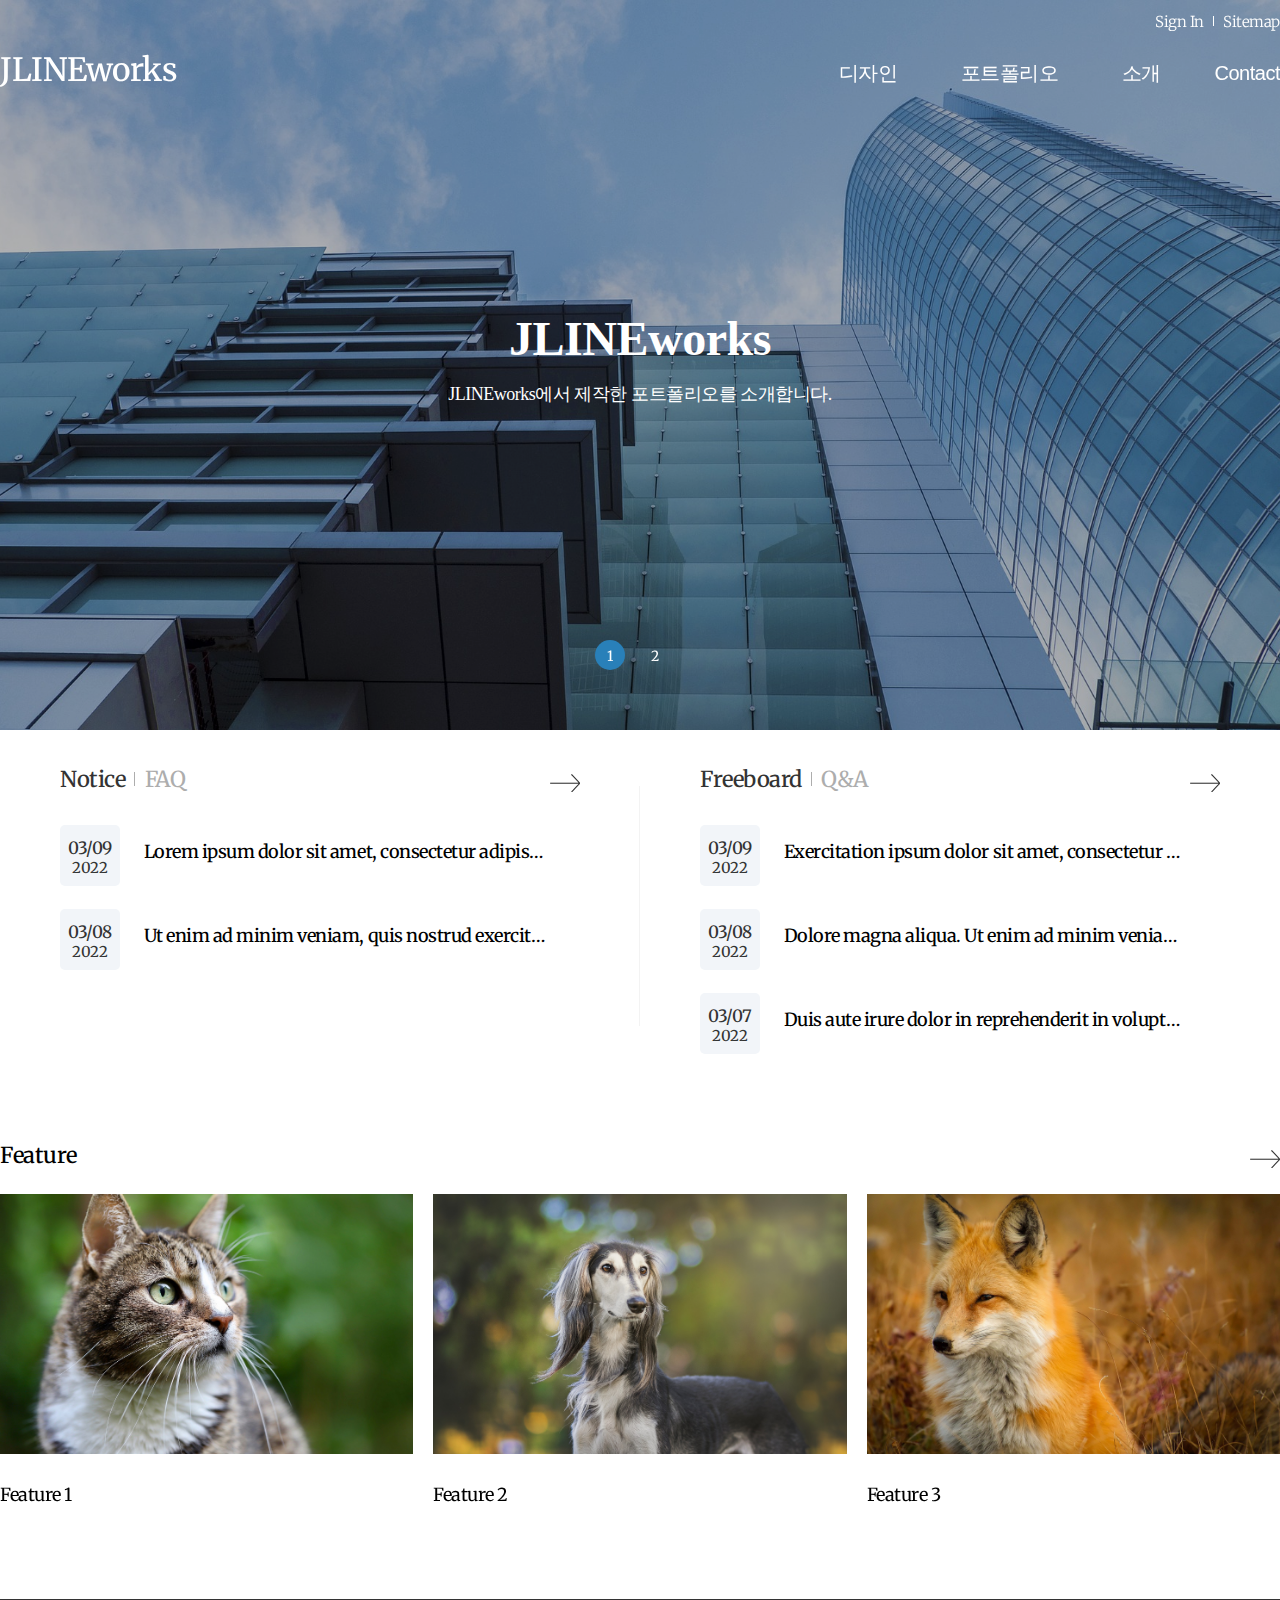
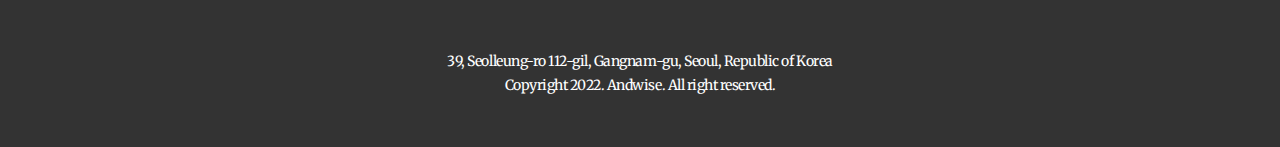
<file: index.html>
<!DOCTYPE html>
<html lang="ko">

<head>
    <meta charset="UTF-8">
    <meta http-equiv="X-UA-Compatible" content="IE=edge">
    <meta name="viewport" content="width=device-width, initial-scale=1.0">
    <title>Jiniworks - Web Contents Management System</title>
    <link rel="stylesheet" href="reset.css">
    <!--<link rel="stylesheet" href="https://unpkg.com/swiper@8/swiper-bundle.min.css" />-->
    <link rel="stylesheet" href="./css/swiper/swiper-bundle.min.css">
    <link rel="stylesheet" href="common.css">
    <!--<script defer src="https://code.jquery.com/jquery-1.12.4.min.js"></script>-->
    <script defer src="./js/jquery-1.12.4.min.js"></script>
    <!--<script defer src="https://unpkg.com/swiper@8/swiper-bundle.min.js"></script>-->
    <script defer src="./js/swiper/swiper-bundle.min.js"></script>
    <script defer src="common.js"></script>
</head>

<body>
    <div class="wrap">
        <header class="header-wrap">
            <div class="top-header-wrap">
                <div class="top-header-box">
                    <div class="top-link-box">
                        <ul>
                            <li><a href="#a" title="Sign In 바로가기">Sign In</a></li>
                            <li><a href="#a" title="Sitemap 바로가기">Sitemap</a></li>
                        </ul>
                    </div>
                </div>
            </div>
            <div class="bottom-header-wrap">
                <div class="bottom-header-box">
                    <h1 class="logo"><a href="index.html" title="Jiniworks">JLINEworks</a></h1>
                    <div class="gnb-wrap">
                        <div class="gnb">
                            <ul class="gnb-ul">
                                <li>
                                    <a href="#a">디자인</a>
                                    <ul class="sub-mn">
                                        <li>
                                            <a href="sub.html">Menu 1</a>
                                            <ul class="sub-mn02">
                                                <li><a href="#none">aaa</a></li>
                                            </ul>
                                        </li>
                                        <li>
                                            <a href="sub.html">Menu 2</a>
                                        </li>
                                    </ul>
                                </li>
                                <li>
                                    <a href="#a">포트폴리오</a>
                                    <ul class="sub-mn">
                                        <li><a href="sub.html">Menu 1</a></li>
                                        <li><a href="sub.html">Menu 2</a></li>
                                    </ul>
                                </li>
                                <li>
                                    <a href="#a">소개</a>
                                    <ul class="sub-mn">
                                        <li><a href="sub.html">Menu 1</a></li>
                                        <li><a href="sub.html">Menu 2</a></li>
                                    </ul>
                                </li>
                                <li>
                                    <a href="#a">Contact</a>
                                    <ul class="sub-mn">
                                        <li>
                                            <a href="sub.html">Menu 1</a>
                                            <ul class="sub-mn02">
                                                <li><a href="#none">aaa</a></li>
                                            </ul>
                                        </li>
                                        <li><a href="sub.html">Menu 2</a></li>
                                    </ul>
                                </li>
                            </ul>
                        </div>
                    </div>
                    <div class="m-gnb-bg">&nbsp;</div>
                </div>
            </div>
        </header>
        <div class="container">
            <div class="main-visual-wrap">
                <div class="main-visual-box">
                    <div class="swiper main-visual-swiper">
                        <div class="swiper-wrapper">
                            <div class="swiper-slide">
                                <div class="vi-img-box object-fit"><img src="./images/main/img-main-vi01.jpg" alt="">
                                </div>
                                <div class="vi-txt-box">
                                    <p class="txt02">
                                        <span>JLINEworks</span>
                                    </p>
                                    <p class="txt01">JLINEworks에서 제작한 포트폴리오를 소개합니다.</p>
                                </div>
                            </div>
                            <div class="swiper-slide">
                                <div class="vi-img-box object-fit"><img src="./images/main/img-main-vi01.jpg" alt="">
                                </div>
                                <div class="vi-txt-box">
                                    <p class="txt02">
                                        <span>JLINEworks</span>
                                    </p>
                                    <p class="txt01">JLINEworks에서 제작한 포트폴리오를 소개합니다.</p>
                                </div>
                            </div>
                        </div>
                        <div class="swiper-visual-pagination">
                        </div>
                    </div>
                </div>
            </div>
            <div class="main-content-wrap01">
                <div class="main-content-box main-content-box01">
                    <div class="main-mini-wrap">
                        <div class="main-mini-box main-mini-box01">
                            <div class="mini-tab-box">
                                <ul>
                                    <li class="active"><a class="mini-board-tab" href="#a" title="Notice">Notice</a>
                                        <div class="mini-board-content" data-miniboard="txt-modify">

                                            <div class="main-notice-box">
                                                <ul>
                                                    <li>
                                                        <p class="mini-date">
                                                            <a href="#a" title="자세히보기">
                                                                <span>03/09</span>
                                                                2022
                                                            </a>
                                                        </p>
                                                        <div class="mini-txt-box">
                                                            <p class="mini-title"><a href="#a" title="자세히보기">Lorem ipsum
                                                                    dolor sit amet, consectetur adipiscing elit, sed do
                                                                    eiusmod tempor incididunt ut labore et dolore magna
                                                                    aliqua. Ut enim ad minim veniam, quis nostrud
                                                                    exercitation ullamco laboris nisi ut aliquip ex ea
                                                                    commodo consequat. Duis aute irure dolor in
                                                                    reprehenderit in voluptate velit esse cillum dolore
                                                                    eu fugiat nulla pariatur. Excepteur sint occaecat
                                                                    cupidatat non proident, sunt in culpa qui officia
                                                                    deserunt mollit anim id est laborum.매뉴얼</a></p>
                                                            <p class="mini-txt"><a href="#a" title="자세히보기"></a></p>
                                                        </div>
                                                    </li>
                                                    <li>
                                                        <p class="mini-date">
                                                            <a href="#a" title="자세히보기">
                                                                <span>03/08</span>
                                                                2022
                                                            </a>
                                                        </p>
                                                        <div class="mini-txt-box">
                                                            <p class="mini-title"><a href="#a" title="자세히보기">Ut enim ad
                                                                    minim veniam, quis nostrud exercitation ullamco
                                                                    laboris nisi ut aliquip ex ea commodo consequat.
                                                                    Duis aute irure dolor in reprehenderit in voluptate
                                                                    velit esse cillum dolore eu fugiat nulla pariatur.
                                                                    Excepteur sint occaecat cupidatat non proident, sunt
                                                                    in culpa qui officia deserunt mollit anim id est
                                                                    laborum.매뉴얼</a></p>
                                                            <p class="mini-txt"><a href="#a" title="자세히보기"></a></p>
                                                        </div>
                                                    </li>
                                                </ul>
                                            </div>


                                        </div>
                                        <a class="btn-more" href="#a" title="Notice 바로가기">더보기</a>
                                    </li>
                                    <li><a class="mini-board-tab" href="#a" title="FAQ">FAQ</a>
                                        <div class="mini-board-content">
                                            <div class="main-notice-box">
                                                <ul>
                                                    <li>
                                                        <p class="mini-date">
                                                            <a href="#a" title="자세히보기">
                                                                <span>03/09</span>
                                                                2022
                                                            </a>
                                                        </p>
                                                        <div class="mini-txt-box">
                                                            <p class="mini-title"><a href="#a" title="자세히보기">Laboris
                                                                    nisi ut aliquip ex ea commodo consequat. Duis aute
                                                                    irure dolor in reprehenderit in voluptate velit esse
                                                                    cillum dolore eu fugiat nulla pariatur. Excepteur
                                                                    sint occaecat cupidatat non proident, sunt in culpa
                                                                    qui officia deserunt mollit anim id est
                                                                    laborum.매뉴얼</a></p>
                                                            <p class="mini-txt"><a href="#a" title="자세히보기"></a></p>
                                                        </div>
                                                    </li>

                                                </ul>
                                            </div>
                                        </div>
                                        <a class="btn-more" href="#a" title="FAQ 바로가기">더보기</a>
                                    </li>
                                </ul>
                            </div>
                        </div>
                        <div class="main-mini-box main-mini-box02">
                            <div class="mini-tab-box">
                                <ul>
                                    <li class="active"><a class="mini-board-tab" href="#a"
                                            title="Freeboard">Freeboard</a>
                                        <div class="mini-board-content">
                                            <div class="main-notice-box">
                                                <ul>
                                                    <li>
                                                        <p class="mini-date">
                                                            <a href="#a" title="자세히보기">
                                                                <span>03/09</span>
                                                                2022
                                                            </a>
                                                        </p>
                                                        <div class="mini-txt-box">
                                                            <p class="mini-title"><a href="#a"
                                                                    title="자세히보기">Exercitation ipsum dolor sit amet,
                                                                    consectetur adipiscing elit, sed do eiusmod tempor
                                                                    incididunt ut labore et dolore magna aliqua. Ut enim
                                                                    ad minim veniam, quis nostrud exercitation ullamco
                                                                    laboris nisi ut aliquip ex ea commodo consequat.
                                                                    Duis aute irure dolor in reprehenderit in voluptate
                                                                    velit esse cillum dolore eu fugiat nulla pariatur.
                                                                    Excepteur sint occaecat cupidatat non proident, sunt
                                                                    in culpa qui officia deserunt mollit anim id est
                                                                    laborum.매뉴얼</a></p>
                                                            <p class="mini-txt"><a href="#a" title="자세히보기"></a></p>
                                                        </div>
                                                    </li>
                                                    <li>
                                                        <p class="mini-date">
                                                            <a href="#a" title="자세히보기">
                                                                <span>03/08</span>
                                                                2022
                                                            </a>
                                                        </p>
                                                        <div class="mini-txt-box">
                                                            <p class="mini-title"><a href="#a" title="자세히보기">Dolore
                                                                    magna
                                                                    aliqua. Ut enim ad minim veniam, quis nostrud
                                                                    exercitation ullamco laboris nisi ut aliquip ex ea
                                                                    commodo consequat. Duis aute irure dolor in
                                                                    reprehenderit in voluptate velit esse cillum dolore
                                                                    eu fugiat nulla pariatur. Excepteur sint occaecat
                                                                    cupidatat non proident, sunt in culpa qui officia
                                                                    deserunt mollit anim id est laborum.매뉴얼</a></p>
                                                            <p class="mini-txt"><a href="#a" title="자세히보기"></a></p>
                                                        </div>
                                                    </li>
                                                    <li>
                                                        <p class="mini-date">
                                                            <a href="#a" title="자세히보기">
                                                                <span>03/07</span>
                                                                2022
                                                            </a>
                                                        </p>
                                                        <div class="mini-txt-box">
                                                            <p class="mini-title"><a href="#a" title="자세히보기">Duis aute
                                                                    irure dolor in
                                                                    reprehenderit in voluptate velit esse cillum dolore
                                                                    eu fugiat nulla pariatur. Excepteur sint occaecat
                                                                    cupidatat non proident, sunt in culpa qui officia
                                                                    deserunt mollit anim id est laborum.매뉴얼</a></p>
                                                            <p class="mini-txt"><a href="#a" title="자세히보기"></a></p>
                                                        </div>
                                                    </li>
                                                </ul>
                                            </div>
                                        </div>
                                        <a class="btn-more" href="#a" title="Freeboard 바로가기">더보기</a>
                                    </li>
                                    <li><a class="mini-board-tab" href="#a" title="Q&A">Q&amp;A</a>
                                        <div class="mini-board-content">
                                            <div class="main-notice-box">
                                                <ul>
                                                    <li>
                                                        <p class="mini-date">
                                                            <a href="#a" title="자세히보기">
                                                                <span>03/09</span>
                                                                2022
                                                            </a>
                                                        </p>
                                                        <div class="mini-txt-box">
                                                            <p class="mini-title"><a href="#a" title="자세히보기">Sint
                                                                    occaecat
                                                                    cupidatat non proident, sunt in culpa qui officia
                                                                    deserunt mollit anim id est laborum.매뉴얼</a></p>
                                                            <p class="mini-txt"><a href="#a" title="자세히보기"></a></p>
                                                        </div>
                                                    </li>
                                                    <li>
                                                        <p class="mini-date">
                                                            <a href="#a" title="자세히보기">
                                                                <span>03/08</span>
                                                                2022
                                                            </a>
                                                        </p>
                                                        <div class="mini-txt-box">
                                                            <p class="mini-title"><a href="#a" title="자세히보기">Velit esse
                                                                    cillum dolore
                                                                    eu fugiat nulla pariatur. Excepteur sint occaecat
                                                                    cupidatat non proident, sunt in culpa qui officia
                                                                    deserunt mollit anim id est laborum.매뉴얼</a></p>
                                                            <p class="mini-txt"><a href="#a" title="자세히보기"></a></p>
                                                        </div>
                                                    </li>
                                                </ul>
                                            </div>
                                        </div>
                                        <a class="btn-more" href="#a" title="Q&A 바로가기">더보기</a>
                                    </li>
                                </ul>
                            </div>
                        </div>
                    </div>
                </div>
            </div>
            <div class="main-content-wrap02">
                <div class="main-content-box main-content-box02">
                    <div class="main-mini-wrap">
                        <div class="main-mini-box">
                            <h3 class="main-title">Feature</h3>
                            <div class="main-news-box">
                                <div class="swiper main-news-swiper">
                                    <div class="swiper-wrapper">
                                        <div class="swiper-slide">
                                            <div class="mini-img-box">
                                                <a class="object-fit" href="#a" title="바로가기">
                                                    <img src="./images/main/img-thumb01.jpg" alt="" />
                                                    Feature 1
                                                </a>
                                            </div>
                                            <div class="mini-txt-box">
                                                <p class="mini-title">
                                                    <a href="#a" title="바로가기">
                                                        Feature 1
                                                    </a>
                                                </p>
                                            </div>
                                        </div>
                                        <div class="swiper-slide">
                                            <div class="mini-img-box">
                                                <a class="object-fit" href="#a" title="바로가기">
                                                    <img src="./images/main/img-thumb02.jpg" alt="" />
                                                    Feature 2
                                                </a>
                                            </div>
                                            <div class="mini-txt-box">
                                                <p class="mini-title">
                                                    <a href="#a" title="바로가기">
                                                        Feature 2
                                                    </a>
                                                </p>
                                            </div>
                                        </div>
                                        <div class="swiper-slide">
                                            <div class="mini-img-box">
                                                <a class="object-fit" href="#a" title="바로가기">
                                                    <img src="./images/main/img-thumb03.jpg" alt="" />
                                                    Feature 3
                                                </a>
                                            </div>
                                            <div class="mini-txt-box">
                                                <p class="mini-title">
                                                    <a href="#a" title="바로가기">
                                                        Feature 3
                                                    </a>
                                                </p>
                                            </div>
                                        </div>
                                    </div>
                                </div>
                            </div>
                            <a class="btn-more" href="#a" title="Feature 바로가기">더보기</a>
                        </div>
                    </div>
                </div>
            </div>
        </div>
        <footer class="footer-wrap">
            <div class="footer-box">
                <div class="footer-inner-box">
                    <address>39, Seolleung-ro 112-gil, Gangnam-gu, Seoul, Republic of Korea</address>
                    <p class="copyright">Copyright 2022. Andwise. All right reserved.</p>
                </div>
            </div>
        </footer>
    </div>
</body>

</html>
</file>
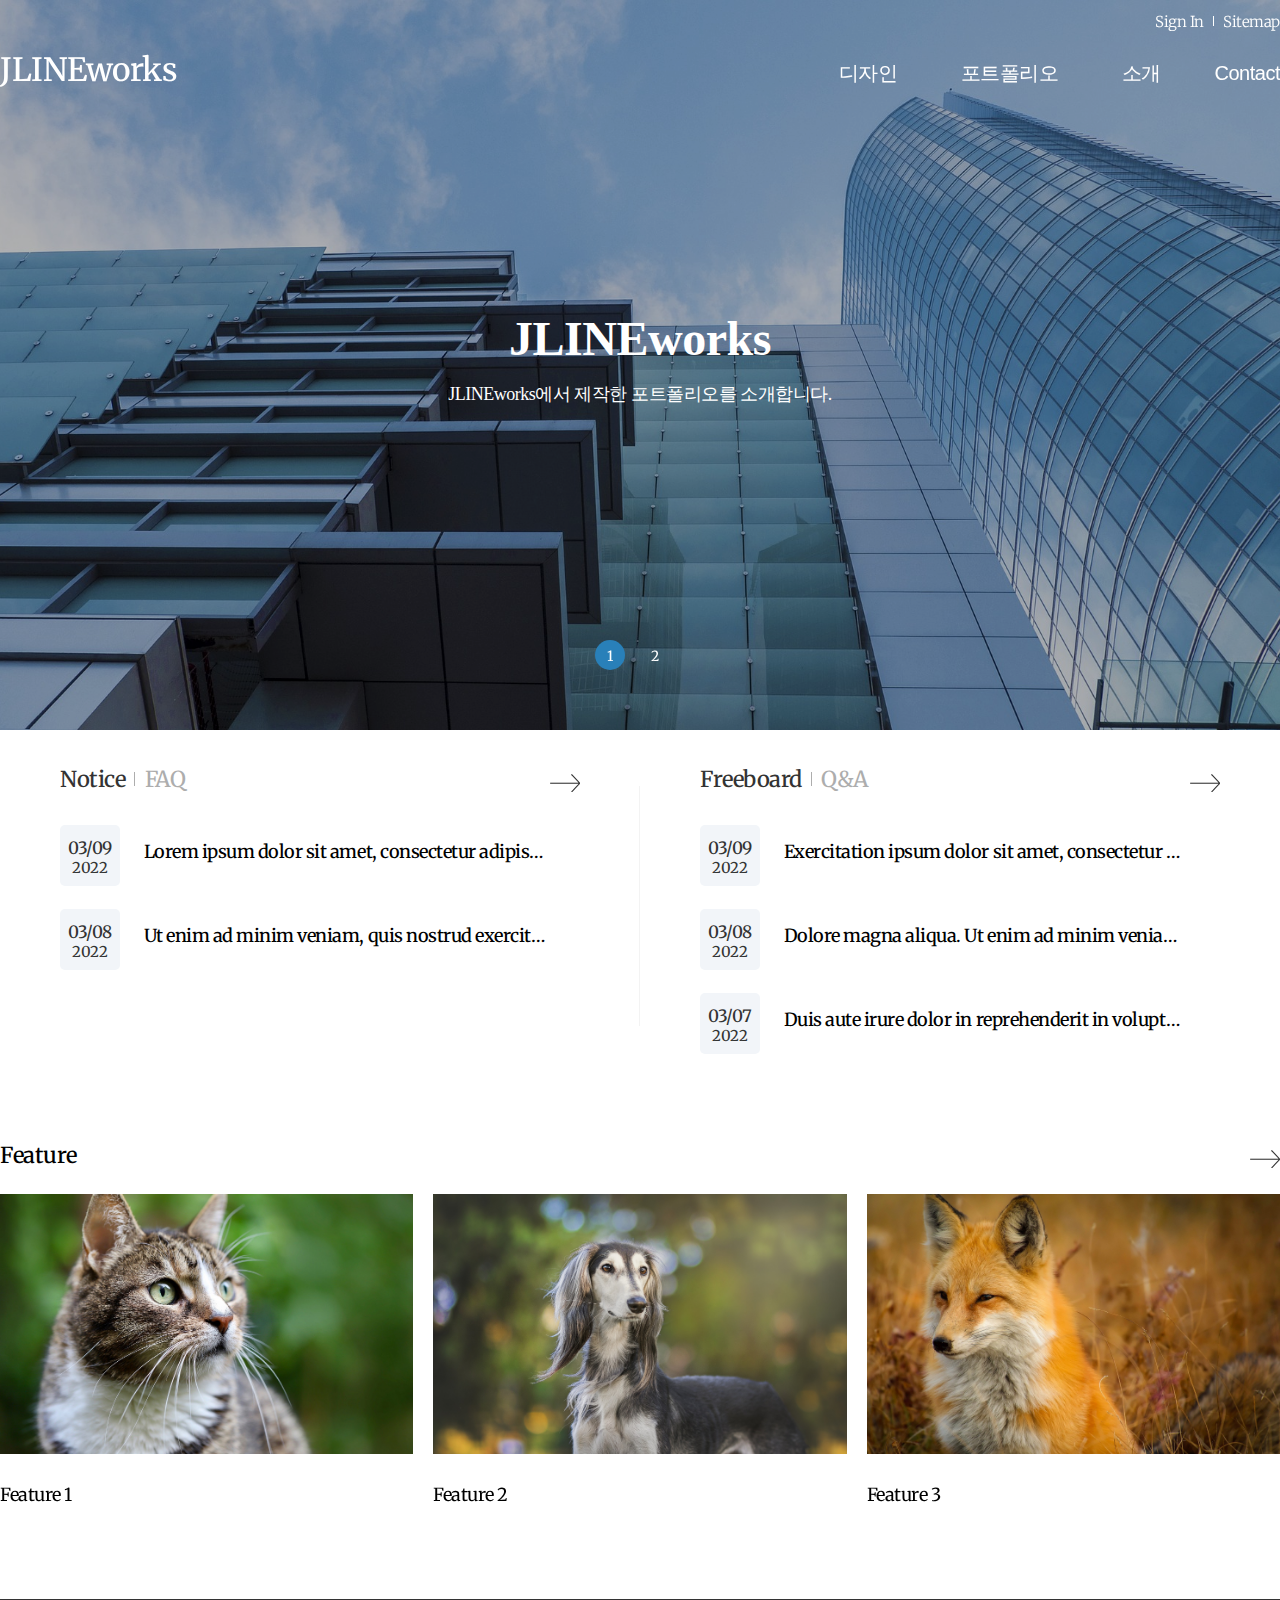
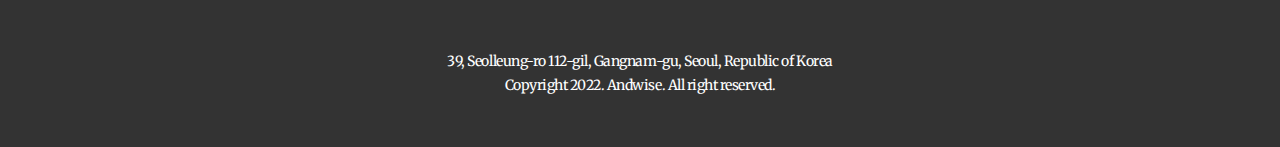
<file: main.html>
<!DOCTYPE html>
<html lang="ko">

<head>
    <meta charset="UTF-8">
    <meta http-equiv="X-UA-Compatible" content="IE=edge">
    <meta name="viewport" content="width=device-width, initial-scale=1.0">
    <title>Jiniworks - Web Contents Management System</title>
    <link rel="stylesheet" href="reset.css">
    <!--<link rel="stylesheet" href="https://unpkg.com/swiper@8/swiper-bundle.min.css" />-->
    <link rel="stylesheet" href="./css/swiper/swiper-bundle.min.css">
    <link rel="stylesheet" href="common.css">
    <!--<script defer src="https://code.jquery.com/jquery-1.12.4.min.js"></script>-->
    <script defer src="./js/jquery-1.12.4.min.js"></script>
    <!--<script defer src="https://unpkg.com/swiper@8/swiper-bundle.min.js"></script>-->
    <script defer src="./js/swiper/swiper-bundle.min.js"></script>
    <script defer src="common.js"></script>
</head>

<body>
    <div class="wrap">
        <header class="header-wrap">
            <div class="top-header-wrap">
                <div class="top-header-box">
                    <div class="top-link-box">
                        <ul>
                            <li><a href="#a" title="Sign In 바로가기">Sign In</a></li>
                            <li><a href="#a" title="Sitemap 바로가기">Sitemap</a></li>
                        </ul>
                    </div>
                </div>
            </div>
            <div class="bottom-header-wrap">
                <div class="bottom-header-box">
                    <h1 class="logo"><a href="index.html" title="Jiniworks">JLINEworks</a></h1>
                    <div class="gnb-wrap">
                        <div class="gnb">
                            <ul class="gnb-ul">
                                <li>
                                    <a href="#a">디자인</a>
                                    <ul class="sub-mn">
                                        <li>
                                            <a href="sub.html">Menu 1</a>
                                            <ul class="sub-mn02">
                                                <li><a href="#none">aaa</a></li>
                                            </ul>
                                        </li>
                                        <li>
                                            <a href="sub.html">Menu 2</a>
                                        </li>
                                    </ul>
                                </li>
                                <li>
                                    <a href="#a">포트폴리오</a>
                                    <ul class="sub-mn">
                                        <li><a href="sub.html">Menu 1</a></li>
                                        <li><a href="sub.html">Menu 2</a></li>
                                    </ul>
                                </li>
                                <li>
                                    <a href="#a">소개</a>
                                    <ul class="sub-mn">
                                        <li><a href="sub.html">Menu 1</a></li>
                                        <li><a href="sub.html">Menu 2</a></li>
                                    </ul>
                                </li>
                                <li>
                                    <a href="#a">Contact</a>
                                    <ul class="sub-mn">
                                        <li>
                                            <a href="sub.html">Menu 1</a>
                                            <ul class="sub-mn02">
                                                <li><a href="#none">aaa</a></li>
                                            </ul>
                                        </li>
                                        <li><a href="sub.html">Menu 2</a></li>
                                    </ul>
                                </li>
                            </ul>
                        </div>
                    </div>
                    <div class="m-gnb-bg">&nbsp;</div>
                </div>
            </div>
        </header>
        <div class="container">
            <div class="main-visual-wrap">
                <div class="main-visual-box">
                    <div class="swiper main-visual-swiper">
                        <div class="swiper-wrapper">
                            <div class="swiper-slide">
                                <div class="vi-img-box object-fit"><img src="./images/main/img-main-vi01.jpg" alt="">
                                </div>
                                <div class="vi-txt-box">
                                    <p class="txt02">
                                        <span>JLINEworks</span>
                                    </p>
                                    <p class="txt01">JLINEworks에서 제작한 포트폴리오를 소개합니다.</p>
                                </div>
                            </div>
                            <div class="swiper-slide">
                                <div class="vi-img-box object-fit"><img src="./images/main/img-main-vi01.jpg" alt="">
                                </div>
                                <div class="vi-txt-box">
                                    <p class="txt02">
                                        <span>JLINEworks</span>
                                    </p>
                                    <p class="txt01">JLINEworks에서 제작한 포트폴리오를 소개합니다.</p>
                                </div>
                            </div>
                        </div>
                        <div class="swiper-visual-pagination">
                        </div>
                    </div>
                </div>
            </div>
            <div class="main-content-wrap01">
                <div class="main-content-box main-content-box01">
                    <div class="main-mini-wrap">
                        <div class="main-mini-box main-mini-box01">
                            <div class="mini-tab-box">
                                <ul>
                                    <li class="active"><a class="mini-board-tab" href="#a" title="Notice">Notice</a>
                                        <div class="mini-board-content" data-miniboard="txt-modify">

                                            <div class="main-notice-box">
                                                <ul>
                                                    <li>
                                                        <p class="mini-date">
                                                            <a href="#a" title="자세히보기">
                                                                <span>03/09</span>
                                                                2022
                                                            </a>
                                                        </p>
                                                        <div class="mini-txt-box">
                                                            <p class="mini-title"><a href="#a" title="자세히보기">Lorem ipsum
                                                                    dolor sit amet, consectetur adipiscing elit, sed do
                                                                    eiusmod tempor incididunt ut labore et dolore magna
                                                                    aliqua. Ut enim ad minim veniam, quis nostrud
                                                                    exercitation ullamco laboris nisi ut aliquip ex ea
                                                                    commodo consequat. Duis aute irure dolor in
                                                                    reprehenderit in voluptate velit esse cillum dolore
                                                                    eu fugiat nulla pariatur. Excepteur sint occaecat
                                                                    cupidatat non proident, sunt in culpa qui officia
                                                                    deserunt mollit anim id est laborum.매뉴얼</a></p>
                                                            <p class="mini-txt"><a href="#a" title="자세히보기"></a></p>
                                                        </div>
                                                    </li>
                                                    <li>
                                                        <p class="mini-date">
                                                            <a href="#a" title="자세히보기">
                                                                <span>03/08</span>
                                                                2022
                                                            </a>
                                                        </p>
                                                        <div class="mini-txt-box">
                                                            <p class="mini-title"><a href="#a" title="자세히보기">Ut enim ad
                                                                    minim veniam, quis nostrud exercitation ullamco
                                                                    laboris nisi ut aliquip ex ea commodo consequat.
                                                                    Duis aute irure dolor in reprehenderit in voluptate
                                                                    velit esse cillum dolore eu fugiat nulla pariatur.
                                                                    Excepteur sint occaecat cupidatat non proident, sunt
                                                                    in culpa qui officia deserunt mollit anim id est
                                                                    laborum.매뉴얼</a></p>
                                                            <p class="mini-txt"><a href="#a" title="자세히보기"></a></p>
                                                        </div>
                                                    </li>
                                                </ul>
                                            </div>


                                        </div>
                                        <a class="btn-more" href="#a" title="Notice 바로가기">더보기</a>
                                    </li>
                                    <li><a class="mini-board-tab" href="#a" title="FAQ">FAQ</a>
                                        <div class="mini-board-content">
                                            <div class="main-notice-box">
                                                <ul>
                                                    <li>
                                                        <p class="mini-date">
                                                            <a href="#a" title="자세히보기">
                                                                <span>03/09</span>
                                                                2022
                                                            </a>
                                                        </p>
                                                        <div class="mini-txt-box">
                                                            <p class="mini-title"><a href="#a" title="자세히보기">Laboris
                                                                    nisi ut aliquip ex ea commodo consequat. Duis aute
                                                                    irure dolor in reprehenderit in voluptate velit esse
                                                                    cillum dolore eu fugiat nulla pariatur. Excepteur
                                                                    sint occaecat cupidatat non proident, sunt in culpa
                                                                    qui officia deserunt mollit anim id est
                                                                    laborum.매뉴얼</a></p>
                                                            <p class="mini-txt"><a href="#a" title="자세히보기"></a></p>
                                                        </div>
                                                    </li>

                                                </ul>
                                            </div>
                                        </div>
                                        <a class="btn-more" href="#a" title="FAQ 바로가기">더보기</a>
                                    </li>
                                </ul>
                            </div>
                        </div>
                        <div class="main-mini-box main-mini-box02">
                            <div class="mini-tab-box">
                                <ul>
                                    <li class="active"><a class="mini-board-tab" href="#a"
                                            title="Freeboard">Freeboard</a>
                                        <div class="mini-board-content">
                                            <div class="main-notice-box">
                                                <ul>
                                                    <li>
                                                        <p class="mini-date">
                                                            <a href="#a" title="자세히보기">
                                                                <span>03/09</span>
                                                                2022
                                                            </a>
                                                        </p>
                                                        <div class="mini-txt-box">
                                                            <p class="mini-title"><a href="#a"
                                                                    title="자세히보기">Exercitation ipsum dolor sit amet,
                                                                    consectetur adipiscing elit, sed do eiusmod tempor
                                                                    incididunt ut labore et dolore magna aliqua. Ut enim
                                                                    ad minim veniam, quis nostrud exercitation ullamco
                                                                    laboris nisi ut aliquip ex ea commodo consequat.
                                                                    Duis aute irure dolor in reprehenderit in voluptate
                                                                    velit esse cillum dolore eu fugiat nulla pariatur.
                                                                    Excepteur sint occaecat cupidatat non proident, sunt
                                                                    in culpa qui officia deserunt mollit anim id est
                                                                    laborum.매뉴얼</a></p>
                                                            <p class="mini-txt"><a href="#a" title="자세히보기"></a></p>
                                                        </div>
                                                    </li>
                                                    <li>
                                                        <p class="mini-date">
                                                            <a href="#a" title="자세히보기">
                                                                <span>03/08</span>
                                                                2022
                                                            </a>
                                                        </p>
                                                        <div class="mini-txt-box">
                                                            <p class="mini-title"><a href="#a" title="자세히보기">Dolore
                                                                    magna
                                                                    aliqua. Ut enim ad minim veniam, quis nostrud
                                                                    exercitation ullamco laboris nisi ut aliquip ex ea
                                                                    commodo consequat. Duis aute irure dolor in
                                                                    reprehenderit in voluptate velit esse cillum dolore
                                                                    eu fugiat nulla pariatur. Excepteur sint occaecat
                                                                    cupidatat non proident, sunt in culpa qui officia
                                                                    deserunt mollit anim id est laborum.매뉴얼</a></p>
                                                            <p class="mini-txt"><a href="#a" title="자세히보기"></a></p>
                                                        </div>
                                                    </li>
                                                    <li>
                                                        <p class="mini-date">
                                                            <a href="#a" title="자세히보기">
                                                                <span>03/07</span>
                                                                2022
                                                            </a>
                                                        </p>
                                                        <div class="mini-txt-box">
                                                            <p class="mini-title"><a href="#a" title="자세히보기">Duis aute
                                                                    irure dolor in
                                                                    reprehenderit in voluptate velit esse cillum dolore
                                                                    eu fugiat nulla pariatur. Excepteur sint occaecat
                                                                    cupidatat non proident, sunt in culpa qui officia
                                                                    deserunt mollit anim id est laborum.매뉴얼</a></p>
                                                            <p class="mini-txt"><a href="#a" title="자세히보기"></a></p>
                                                        </div>
                                                    </li>
                                                </ul>
                                            </div>
                                        </div>
                                        <a class="btn-more" href="#a" title="Freeboard 바로가기">더보기</a>
                                    </li>
                                    <li><a class="mini-board-tab" href="#a" title="Q&A">Q&amp;A</a>
                                        <div class="mini-board-content">
                                            <div class="main-notice-box">
                                                <ul>
                                                    <li>
                                                        <p class="mini-date">
                                                            <a href="#a" title="자세히보기">
                                                                <span>03/09</span>
                                                                2022
                                                            </a>
                                                        </p>
                                                        <div class="mini-txt-box">
                                                            <p class="mini-title"><a href="#a" title="자세히보기">Sint
                                                                    occaecat
                                                                    cupidatat non proident, sunt in culpa qui officia
                                                                    deserunt mollit anim id est laborum.매뉴얼</a></p>
                                                            <p class="mini-txt"><a href="#a" title="자세히보기"></a></p>
                                                        </div>
                                                    </li>
                                                    <li>
                                                        <p class="mini-date">
                                                            <a href="#a" title="자세히보기">
                                                                <span>03/08</span>
                                                                2022
                                                            </a>
                                                        </p>
                                                        <div class="mini-txt-box">
                                                            <p class="mini-title"><a href="#a" title="자세히보기">Velit esse
                                                                    cillum dolore
                                                                    eu fugiat nulla pariatur. Excepteur sint occaecat
                                                                    cupidatat non proident, sunt in culpa qui officia
                                                                    deserunt mollit anim id est laborum.매뉴얼</a></p>
                                                            <p class="mini-txt"><a href="#a" title="자세히보기"></a></p>
                                                        </div>
                                                    </li>
                                                </ul>
                                            </div>
                                        </div>
                                        <a class="btn-more" href="#a" title="Q&A 바로가기">더보기</a>
                                    </li>
                                </ul>
                            </div>
                        </div>
                    </div>
                </div>
            </div>
            <div class="main-content-wrap02">
                <div class="main-content-box main-content-box02">
                    <div class="main-mini-wrap">
                        <div class="main-mini-box">
                            <h3 class="main-title">Feature</h3>
                            <div class="main-news-box">
                                <div class="swiper main-news-swiper">
                                    <div class="swiper-wrapper">
                                        <div class="swiper-slide">
                                            <div class="mini-img-box">
                                                <a class="object-fit" href="#a" title="바로가기">
                                                    <img src="./images/main/img-thumb01.jpg" alt="" />
                                                    Feature 1
                                                </a>
                                            </div>
                                            <div class="mini-txt-box">
                                                <p class="mini-title">
                                                    <a href="#a" title="바로가기">
                                                        Feature 1
                                                    </a>
                                                </p>
                                            </div>
                                        </div>
                                        <div class="swiper-slide">
                                            <div class="mini-img-box">
                                                <a class="object-fit" href="#a" title="바로가기">
                                                    <img src="./images/main/img-thumb02.jpg" alt="" />
                                                    Feature 2
                                                </a>
                                            </div>
                                            <div class="mini-txt-box">
                                                <p class="mini-title">
                                                    <a href="#a" title="바로가기">
                                                        Feature 2
                                                    </a>
                                                </p>
                                            </div>
                                        </div>
                                        <div class="swiper-slide">
                                            <div class="mini-img-box">
                                                <a class="object-fit" href="#a" title="바로가기">
                                                    <img src="./images/main/img-thumb03.jpg" alt="" />
                                                    Feature 3
                                                </a>
                                            </div>
                                            <div class="mini-txt-box">
                                                <p class="mini-title">
                                                    <a href="#a" title="바로가기">
                                                        Feature 3
                                                    </a>
                                                </p>
                                            </div>
                                        </div>
                                    </div>
                                </div>
                            </div>
                            <a class="btn-more" href="#a" title="Feature 바로가기">더보기</a>
                        </div>
                    </div>
                </div>
            </div>
        </div>
        <footer class="footer-wrap">
            <div class="footer-box">
                <div class="footer-inner-box">
                    <address>39, Seolleung-ro 112-gil, Gangnam-gu, Seoul, Republic of Korea</address>
                    <p class="copyright">Copyright 2022. Andwise. All right reserved.</p>
                </div>
            </div>
        </footer>
    </div>
</body>

</html>
</file>
<file: common.css>
@charset "utf-8";
@import url('https://fonts.googleapis.com/css2?family=Poppins:wght@300;400;500&display=swap');
@import url('https://fonts.googleapis.com/css2?family=Merriweather:wght@300;400&display=swap');

/* common */
html,body {font-family: 'Merriweather', 'Apple SD Gothic Neo', 'Malgun Gothic',  sans-serif;font-size: 16px;letter-spacing: -0.03rem;-webkit-font-smoothing: antialiased;-moz-osx-font-smoothing: grayscale;}

.hide {position: absolute;top: -9999px;left: -9999px;overflow: hidden;}
.object-fit {overflow: hidden;}
.object-fit img {width: 100%;height: 100%;object-fit: cover;}

.con-p {padding: 0 0 45px;font-size: 1rem;line-height: 1.7rem;}
.no-pd {padding: 0 !important;}

/* layout */
.header-wrap {position: absolute;top: 0;left: 0;width: 100%;z-index: 100;}
.top-header-wrap {position: relative;}
.top-footer-wrap {background: #333;}

/* top header */
.top-header-box {max-width: 1640px;height: 40px;margin: 0 auto;padding: 11px 0 15px 0;box-sizing: border-box;}
.top-link-box ul {text-align: right;}
.top-link-box ul li {display: inline-block;position: relative;margin: 0 6px 0 0;padding: 0 10px 0 0;}
.top-link-box ul li:last-of-type {margin: 0;padding: 0;}
.top-link-box ul li:after {position: absolute;top: 4px;right: 0;width: 1px;height: 10px;background-color: #fff;content: '';}
.top-link-box ul li:last-of-type:after {display: none;}
.top-link-box ul li a {display: block;font-weight: 300;font-size: 0.937rem;color: #fff;line-height: 19px;}

/* bottom header */
.bottom-header-box {position: relative;max-width: 1640px;margin: 0 auto;box-sizing: border-box;}
.bottom-header-box:after {display: block;clear: both;content: '';}
.bottom-header-box .logo {float: left;padding: 10px 0 0;}
.bottom-header-box .logo a {display: block;position: relative;font-size: 2rem;font-weight: 500;color: #fff;}
.bottom-header-box .gnb-wrap {float: right;position: relative;padding: 20px 0 0 0;box-sizing: border-box;}

/* gnb */
.gnb-ul > li {display: inline-block;position: relative;padding: 0 30px;text-align: center;}
.gnb-ul > li > a {display: block;position: relative;padding: 0 0 35px 0;font-size: 1.25rem;font-family:montserrat,Noto Sans Korean, sans-serif;font-weight: 500;color: #fff;}
.gnb-ul > li:hover > a {color: #2980b9;}
.gnb-ul > li:hover > a:before,.gnb-ul > li:hover > a.active:before {content: '';display: block;position: absolute;top: -3px;left: -7px;width: 5px;height: 5px;background: #2980b9;border-radius: 50%;}
.gnb-ul > li.on .sub-mn {display: block;}
.gnb-ul > li:last-of-type {padding: 0 0 0 20px;}
.gnb-ul > li:last-of-type .sub-mn {left: unset;right: 0;transform: translateX(0);}
.sub-mn {display: none;position: absolute;top: 100%;left: 50%;z-index: 40;padding: 25px;min-width: 190px;background-color: #fff;box-sizing: border-box;border: 1px solid #eaeaea;transform: translateX(-50%);-webkit-transform: translateX(-50%);-moz-transform: translateX(-50%);-o-transform: translateX(-50%);-ms-transform: translateX(-50%);}
.sub-mn > li {position: relative;padding: 0 0 20px 0;}
.sub-mn > li:last-of-type {padding: 0;}
.sub-mn > li > a {display: block;position: relative;font-size: 1.125rem;line-height: 1.625rem;color: #333333;word-break: keep-all;}
.sub-mn > li:hover > a {font-weight: 500;color: #2980b9;}
.sub-mn > li:hover > a:after {content: '';display: block;position: absolute;top: 12px;right: -25px;width: 20px;height: 2px;background: #2980b9;}
.gnb-ul li:last-of-type .sub-mn > li:hover a:after {left: -25px;right: auto;}
.gnb-ul li:last-of-type .sub-mn > li .sub-mn02 {left: auto;right: calc(100% + 25px);}

.sub-mn02 {display: none;position: absolute;top: -25px;left: calc(100% + 25px);padding: 30px 10px;width: 100%;max-width: 250px;background: #2980b9;box-sizing: border-box;}
.sub-mn02 > li {padding: 0 0 20px 0;}
.sub-mn02 > li:last-of-type {padding: 0;}
.sub-mn02 > li > a {color: #fff;}
.sub-mn02 > li > a.active {font-weight: 500;}
.btn-menu {display: none;}
.slideMenu {display: none;}
.sub .sub-mn {border: 1px solid #eee;}

/* footer */
.footer-box {background: #333333;text-align: center;}
.footer-box .footer-inner-box {margin: 0 auto;padding: 50px 0;max-width: 1640px;}
.footer-box .footer-inner-box address {font-size: 0.875rem;line-height: 1.5rem;color: #fff;font-style: normal;}
.footer-box .footer-inner-box p {font-size: 0.875rem;line-height: 1.5rem;color: #fff;}

/* main visual */
.main-visual-box {position: relative;margin: 0 auto;}
.main-visual-box .swiper-wrapper .swiper-slide .vi-img-box {position: relative;height: 800px;}
.main-visual-box .swiper-wrapper .swiper-slide .vi-img-box:after {content: '';display: block;position: absolute;top: 0;left: 0;width: 100%;height: 100%;background: rgba(0, 0, 0, 0.3);}
.main-visual-box .swiper-wrapper .swiper-slide .vi-txt-box {position: absolute;top: 45%;left: 50%;width: 70%;box-sizing: border-box;text-align: center;transform: translate(-50%, -50%);}
.main-visual-box .swiper-wrapper .swiper-slide .vi-txt-box .txt01 {padding: 10px 0 0 ;/*font-size: 1.5rem;*/font-size: 18px;line-height: 2rem;font-family:'Noto Sans Korean','Apple SD Gothic Neo', 'Malgun Gothic','Nanum Gothic', 'Noto Sans','sans-serif';font-weight: 400;color: #fff;text-align: center;}
.main-visual-box .swiper-wrapper .swiper-slide .vi-txt-box .txt02 {font-size: 3rem;line-height: 3.625rem;font-family:'Noto Sans Korean','Apple SD Gothic Neo', 'Malgun Gothic','Nanum Gothic', 'Noto Sans','sans-serif';font-weight: 600;color: #fff;text-align: center;}
.main-visual-box .swiper-wrapper .swiper-slide .vi-txt-box .txt02 span {display: block;}
.main-visual-box .swiper-wrapper .swiper-slide .vi-txt-box .txt03 {margin: 20px 0 0;font-size: 1rem;line-height: 1.5rem;font-weight: 200;color: #fff;text-align: center;}
.main-visual-box .swiper-wrapper .swiper-slide .vi-txt-box .btn-more-vi {display: inline-block;margin: 30px 0 0;padding: 10px 35px;border: 1px solid #fff;font-size: 1rem;font-weight: 200;color: #fff;letter-spacing: -0.05rem;transition: all 0.3s;}
.main-visual-box .swiper-wrapper .swiper-slide .vi-txt-box .btn-more-vi:hover {border-color: #2980b9;background-color: #2980b9;}

.main-visual-box .swiper-visual-pagination {position: absolute;bottom: 130px;left: 0;z-index: 10;width: 100%;text-align: center;}
.main-visual-box .swiper-visual-pagination .swiper-pagination-bullet {opacity: 1;width: 30px;height: 30px;margin: 0 15px 0 0;padding: 4px 0 0;border: 1px solid transparent;border-radius: 50%;background: none;font-weight: 400;font-size: 0.875rem;line-height: 1.375rem;color: #fff;text-align: center;box-sizing: border-box;}
.main-visual-box .swiper-visual-pagination .swiper-pagination-bullet-active {background-color: #2980b9;color: #fff;}

/* main common */
.main-content-box .main-mini-wrap {position: relative;max-width: 1640px;margin: 0 auto;}
.main-content-box .main-mini-wrap .main-mini-box .main-title {padding: 0 0 25px;font-weight: 500;font-size: 1.375rem;color: #000;line-height: 1.75rem;}
.main-content-box .main-mini-box .btn-more {position: absolute;top: 9px;right: 0;width: 30px;height: 18px;background: url(./images/main/btn-more.png) no-repeat center center/100%;text-indent: -99999px;}

/* main content 01 - notice miniboard */
.main-content-box01 .main-mini-wrap {position: relative;z-index: 10;margin: -70px auto 0;padding: 0 0 60px;max-width: 1400px;background: #fff;}
.main-content-box01 .main-mini-wrap:after {content: '';display: block;clear: both;}
.main-content-box01 .main-mini-wrap .main-mini-box {position: relative;float: left;padding: 35px 60px;width: 50%;box-sizing: border-box;}
.main-content-box01 .main-mini-wrap .main-mini-box:after {content: '';display: block;position: absolute;top: 50%;right: 0;width: 1px;height: 240px;background: #f3f3f3;transform: translateY(-50%);-webkit-transform: translateY(-50%);-moz-transform: translateY(-50%);-ms-transform: translateY(-50%);}
.main-content-box01 .main-mini-wrap .main-mini-box:last-of-type:after {display: none;}
.main-content-box01 .main-mini-wrap .btn-more {display: none;}
.main-content-box01 .mini-tab-box {position: relative;min-height: 281px;}
.main-content-box01 .mini-tab-box > ul:after {content: '';display: block;clear: both;}
.main-content-box01 .mini-tab-box > ul > li {display: inline-block;padding: 0 0 25px 0;}
.main-content-box01 .mini-tab-box > ul > li .mini-board-tab {display: block;position: relative;margin: 0 6px 0 0;padding: 0 10px 0 0;font-size: 1.375rem;color: #adadad;line-height: 1.75rem;}
.main-content-box01 .mini-tab-box > ul > li .mini-board-tab:after {content: '';display: block;position: absolute;top: 7px;right: 0;width: 1px;height: 14px;background: #adadad;}
.main-content-box01 .mini-tab-box > ul > li:last-of-type .mini-board-tab {margin-right: 0;padding-right: 0;}
.main-content-box01 .mini-tab-box > ul > li:last-of-type .mini-board-tab:after {display: none;}
.main-content-box01 .mini-tab-box > ul > li .mini-board-content {display: none;position: absolute;top: 60px;left: 0;width: 100%;}
.main-content-box01 .mini-tab-box > ul > li.active .btn-more {display: block;}
.main-content-box01 .mini-tab-box > ul > li.active .mini-board-tab {font-weight: 500;color: #333;}
.main-content-box01 .mini-tab-box > ul > li.active .mini-board-content {display: block;}

.main-notice-box > ul > li {padding: 0 0 24px;}
.main-notice-box > ul > li:last-of-type {padding: 0;}
.main-notice-box > ul > li .mini-date {display: inline-block;width: 60px;height: 60px;vertical-align: middle;}
.main-notice-box > ul > li .mini-date a {display: block;padding: 11px 0;background-color: #f2f5f9;font-weight: 400;font-size: 0.937rem;line-height: 1;color: #333;text-align: center;box-sizing: border-box;border-radius: 5px;}
.main-notice-box > ul > li:hover .mini-date a {background-color: #2980b9;color: #fff;}
.main-notice-box > ul > li:hover .mini-date span {color: #fff;}
.main-notice-box > ul > li .mini-date span {display: block;font-weight: 500;font-size: 1.062rem;line-height: 1.5rem;color: #333;}
.main-notice-box > ul > li .mini-txt-box {display: inline-block;width: calc(100% - 65px);padding: 0 0 0 20px;box-sizing: border-box;vertical-align: middle;}
.main-notice-box > ul > li .mini-txt-box .mini-title {padding: 0 30px 5px 0;}
.main-notice-box > ul > li .mini-txt-box .mini-title a {position: relative;display: inline-block;max-width: 100%;font-weight: 500;font-size: 1.125rem;line-height: 1.562rem;color: #000;text-overflow: ellipsis;white-space: nowrap;overflow: hidden;vertical-align: middle;}
.main-notice-box > ul > li:hover .mini-txt-box .mini-title a {color: #2980b9;}
.main-notice-box > ul > li:hover .mini-txt-box .mini-txt a {color: #2980b9;}
.main-notice-box > ul > li .mini-txt-box .mini-txt a {display: block;font-weight: 400;font-size: 16px;line-height: 21px;color: #666;text-overflow: ellipsis;white-space: nowrap;overflow: hidden;}
.main-content-box01 .main-mini-box .list_none {padding: 30px 0;text-align: center;}

/* main content 02 - gallery */
.main-content-box02 .main-mini-wrap {margin: 0 auto;padding: 0 0 60px;max-width: 1400px;}
.main-content-box02 .main-mini-wrap .main-mini-box {position: relative;}
.main-news-box .swiper-slide .mini-img-box {padding: 0 0 25px;}
.main-news-box .swiper-slide .mini-img-box a {display: block;position: relative;height: 260px;}
.main-news-box .swiper-slide:hover .mini-img-box a:after {content: '';display: block;position: absolute;top: 0;left: 0;width: 100%;height: 100%;border: 4px solid #2980b9;box-sizing: border-box;}
.main-news-box .swiper-slide:hover .mini-txt-box .mini-title a {color: #2980b9;}
.main-news-box .swiper-slide .mini-txt-box .mini-title a {display: block;height: 60px;font-weight: 400;font-size: 1.125rem;line-height: 2rem;color: #000;-webkit-line-clamp: 2;-webkit-box-orient: vertical;text-overflow: ellipsis;word-wrap: normal;overflow: hidden;word-wrap: break-word;word-break: keep-all;}
.main-news-box .list_none {padding: 30px 0;text-align: center;}

@media screen and (max-width: 1024.98px) {
  /* top header */
  .top-header-box {display: none;}

  /* bottom header */
  .bottom-header-box {padding: 0 20px;}
  .bottom-header-box .logo {padding: 20px 0 20px 0;}
  .bottom-header-box .logo a {font-size: 1.8rem;}
  .bottom-header-box .logo a img {max-height: 100%;}

  /* gnb */

  .gnb-wrap {display: none;}

  /* main visual */
  .main-visual-box .swiper-wrapper .swiper-slide .vi-txt-box {width: 100%;}
}

@media screen and (max-width: 768px) {
  /* common */

  html,
  body {font-size: 14px;}

  /* main visual */
  .main-visual-box .swiper-wrapper .swiper-slide .vi-img-box {height: 70vh;}
  .main-visual-box .swiper-wrapper .swiper-slide .vi-txt-box {top: 50%;padding: 20px 10px;text-align: center;}
  .main-visual-box .swiper-wrapper .swiper-slide .vi-txt-box .txt01 {padding: 0 0 7px;font-size: 1.285rem;line-height: 1.857rem;}
  .main-visual-box .swiper-wrapper .swiper-slide .vi-txt-box .txt02 {margin: 15px 0 0;font-size: 2rem;line-height: 2.571rem;}
  .main-visual-box .swiper-wrapper .swiper-slide .vi-txt-box .btn-more-vi {margin: 15px 0 0;padding: 4px 25px;}
  .main-visual-box .swiper-visual-pagination {bottom: 25px;}
  .main-visual-box .swiper-visual-pagination .swiper-pagination-bullet {margin: 0 10px 0 0;line-height: 1.642rem;}

  /* main common */
  .main-content-box .main-mini-wrap .main-mini-box .main-title {padding: 0 0 15px;font-size: 1.428rem;line-height: 2rem;}
  .main-content-box .main-mini-box .btn-more {width: 22px;height: 13px;}

  /* main content 01 - notice miniboard */
  .main-content-box01 .main-mini-wrap {margin: 0;padding: 30px 20px;}
  .main-content-box01 .main-mini-wrap .main-mini-box {float: none;padding: 0 0 20px;width: 100%;}
  .main-content-box01 .main-mini-wrap .main-mini-box:last-of-type {padding: 0;}
  .main-content-box01 .main-mini-wrap .main-mini-box:after {display: none;}
  .main-content-box01 .mini-tab-box {position: relative;min-height: 290px;}
  .main-content-box01 .mini-tab-box:after {display: none;}
  .main-content-box01 .mini-tab-box > ul > li {position: static;display: inline-block;float: none;padding: 0 0 15px 0;width: auto;}
  .main-content-box01 .mini-tab-box > ul > li:last-of-type {padding: 0 0 15px;}
  .main-content-box01 .mini-tab-box > ul > li .mini-board-tab {display: inline-block;padding: 0 10px 0 0;font-size: 1.428rem;line-height: 2rem;color: #999;}
  .main-content-box01 .mini-tab-box > ul > li.active .mini-board-tab {color: #000;}
  .main-content-box01 .mini-tab-box > ul > li .mini-board-content {display: none;position: absolute;top: 45px;left: 0;width: 100%;}
  .main-content-box01 .mini-tab-box > ul > li.active .mini-board-content {display: block;}
  .main-notice-box > ul > li {padding: 0 0 10px;}
  .main-notice-box > ul > li .mini-date {width: 50px;height: 50px;}
  .main-notice-box > ul > li .mini-date a {padding: 8px 0 9px;}
  .main-notice-box > ul > li .mini-date span {font-size: 16px;line-height: 21px;}
  .main-notice-box > ul > li .mini-txt-box {width: calc(100% - 54px);padding: 0 0 0 15px;}
  .main-notice-box > ul > li .mini-txt-box .mini-title {padding: 0 0 5px;}
  .main-content-box01 .main-mini-box .list_none {padding: 20px 0;}

  /* main content 02 - gallery */
  .main-content-box02 .main-mini-wrap {padding: 0 0 30px;}
  .main-content-box02 .main-mini-wrap .main-mini-box .main-title {padding: 0 0 15px 20px;}
  .main-news-box .swiper-slide {width: 88%;}
  .main-news-box .swiper-slide:first-of-type {margin-left: 20px;}
  .main-news-box .swiper-slide .mini-img-box {padding: 0 0 15px;}
  .main-news-box .swiper-slide .mini-txt-box .mini-title a {height: auto;text-overflow: ellipsis;white-space: nowrap;}
  .main-news-box .swiper-slide .mini-txt-box .mini-txt {padding: 5px 0 0 10px;}
  .main-news-box .swiper-slide .mini-txt-box .mini-txt a {height: 38px;-webkit-line-clamp: 2;}
  .main-content-box02 .main-mini-wrap .main-mini-box .btn-more {right: 20px;}
}
</file>
